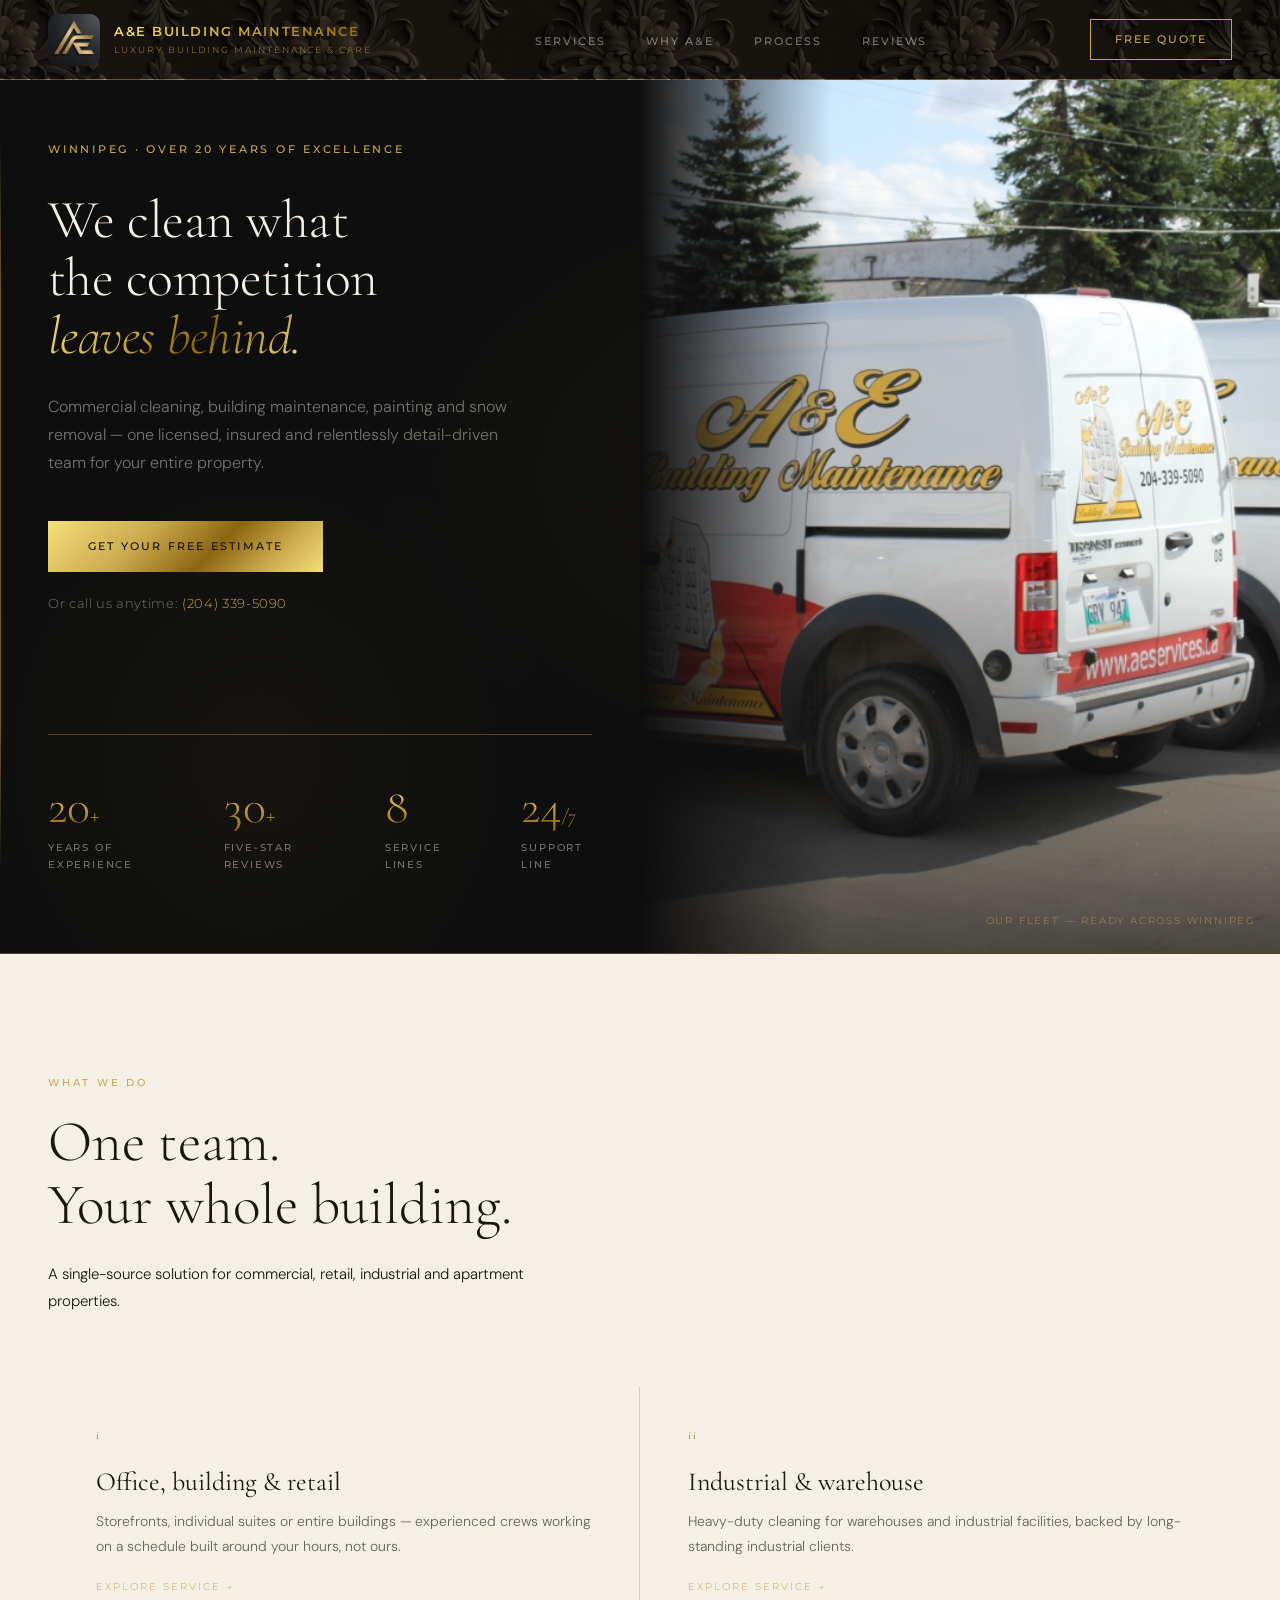
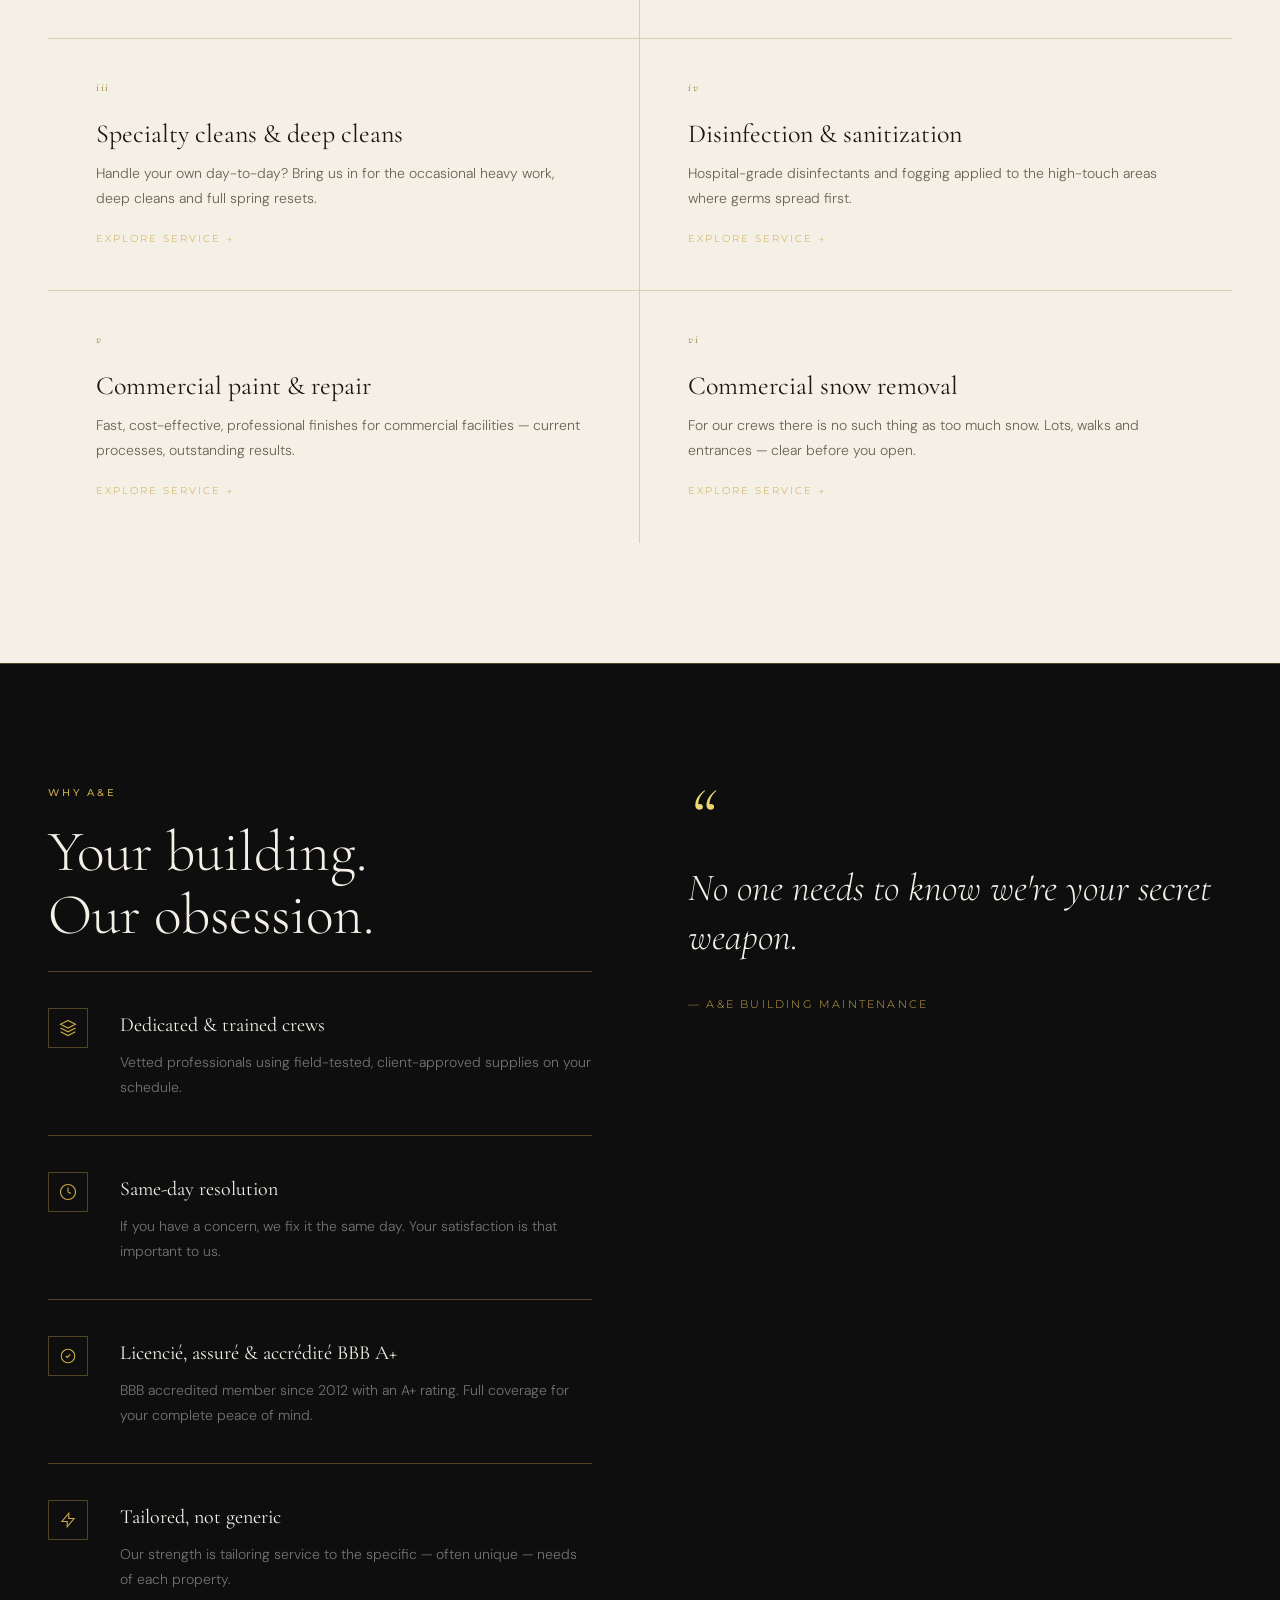
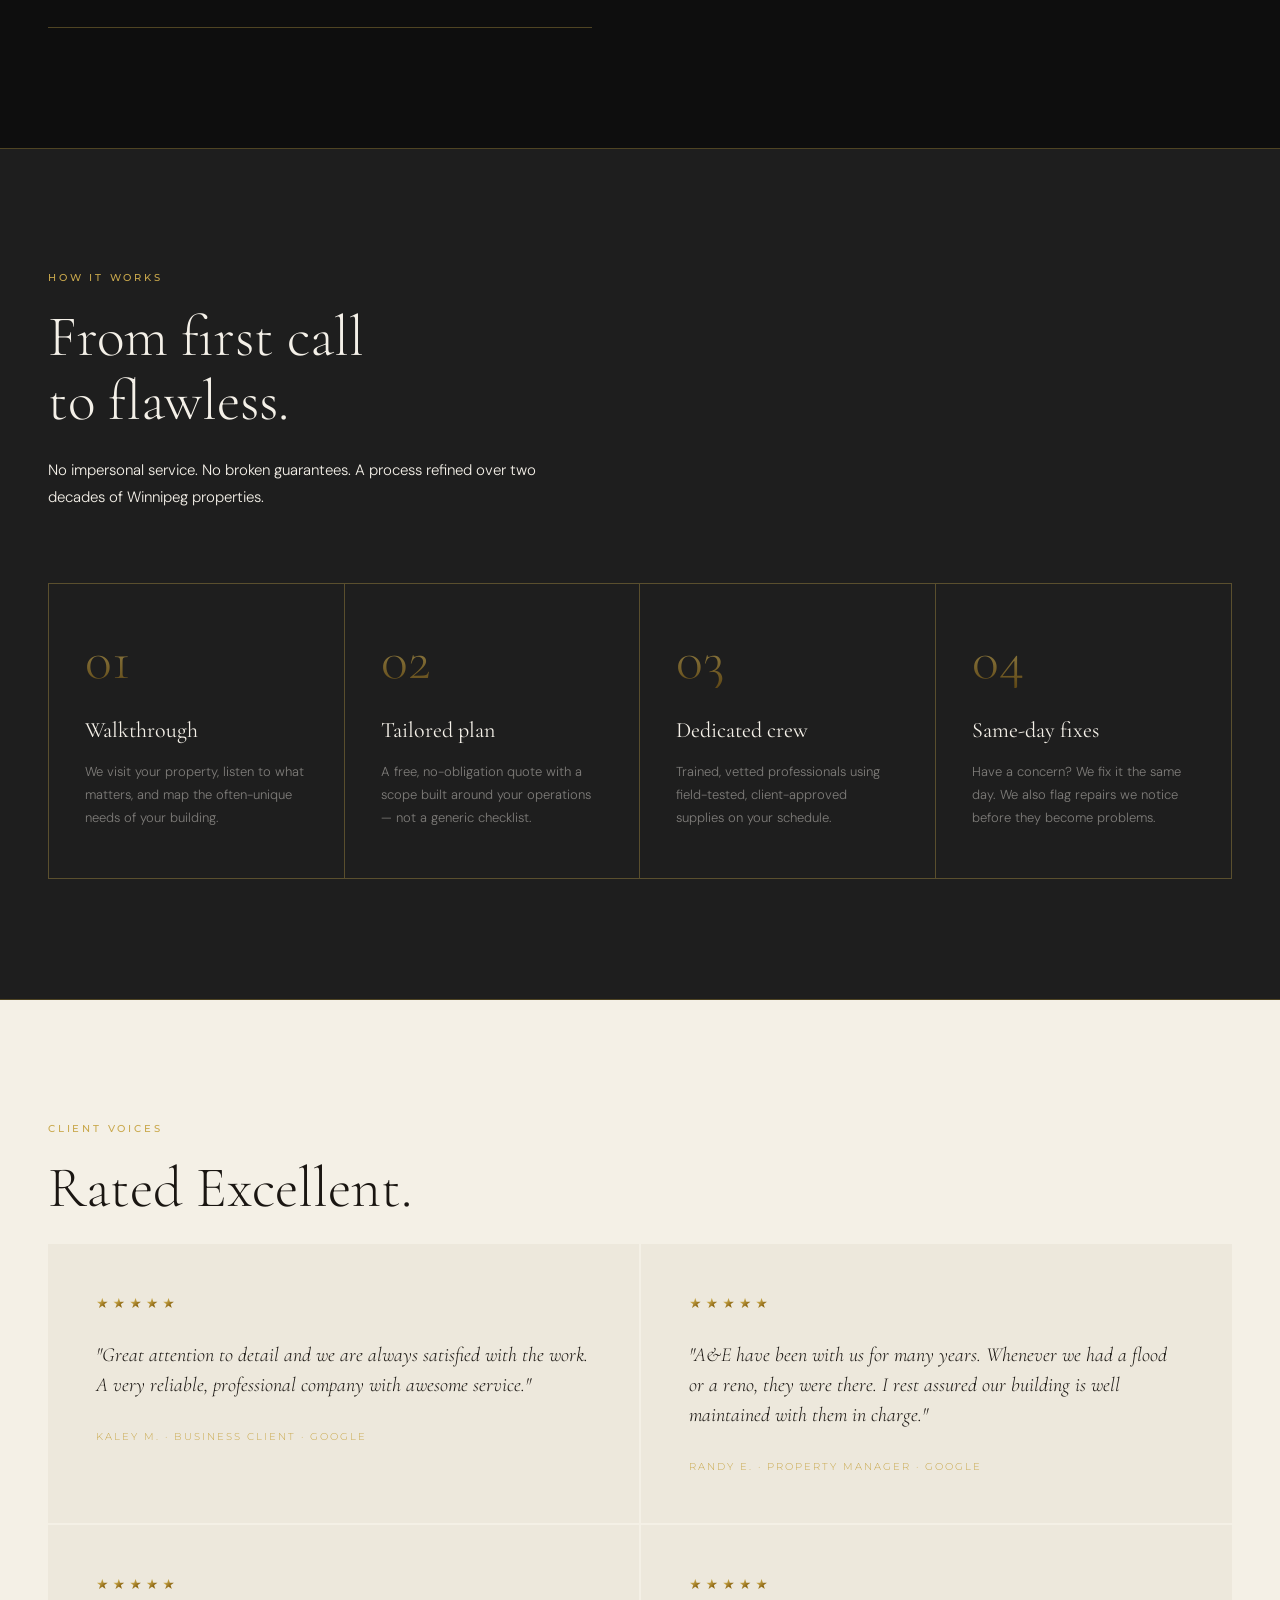
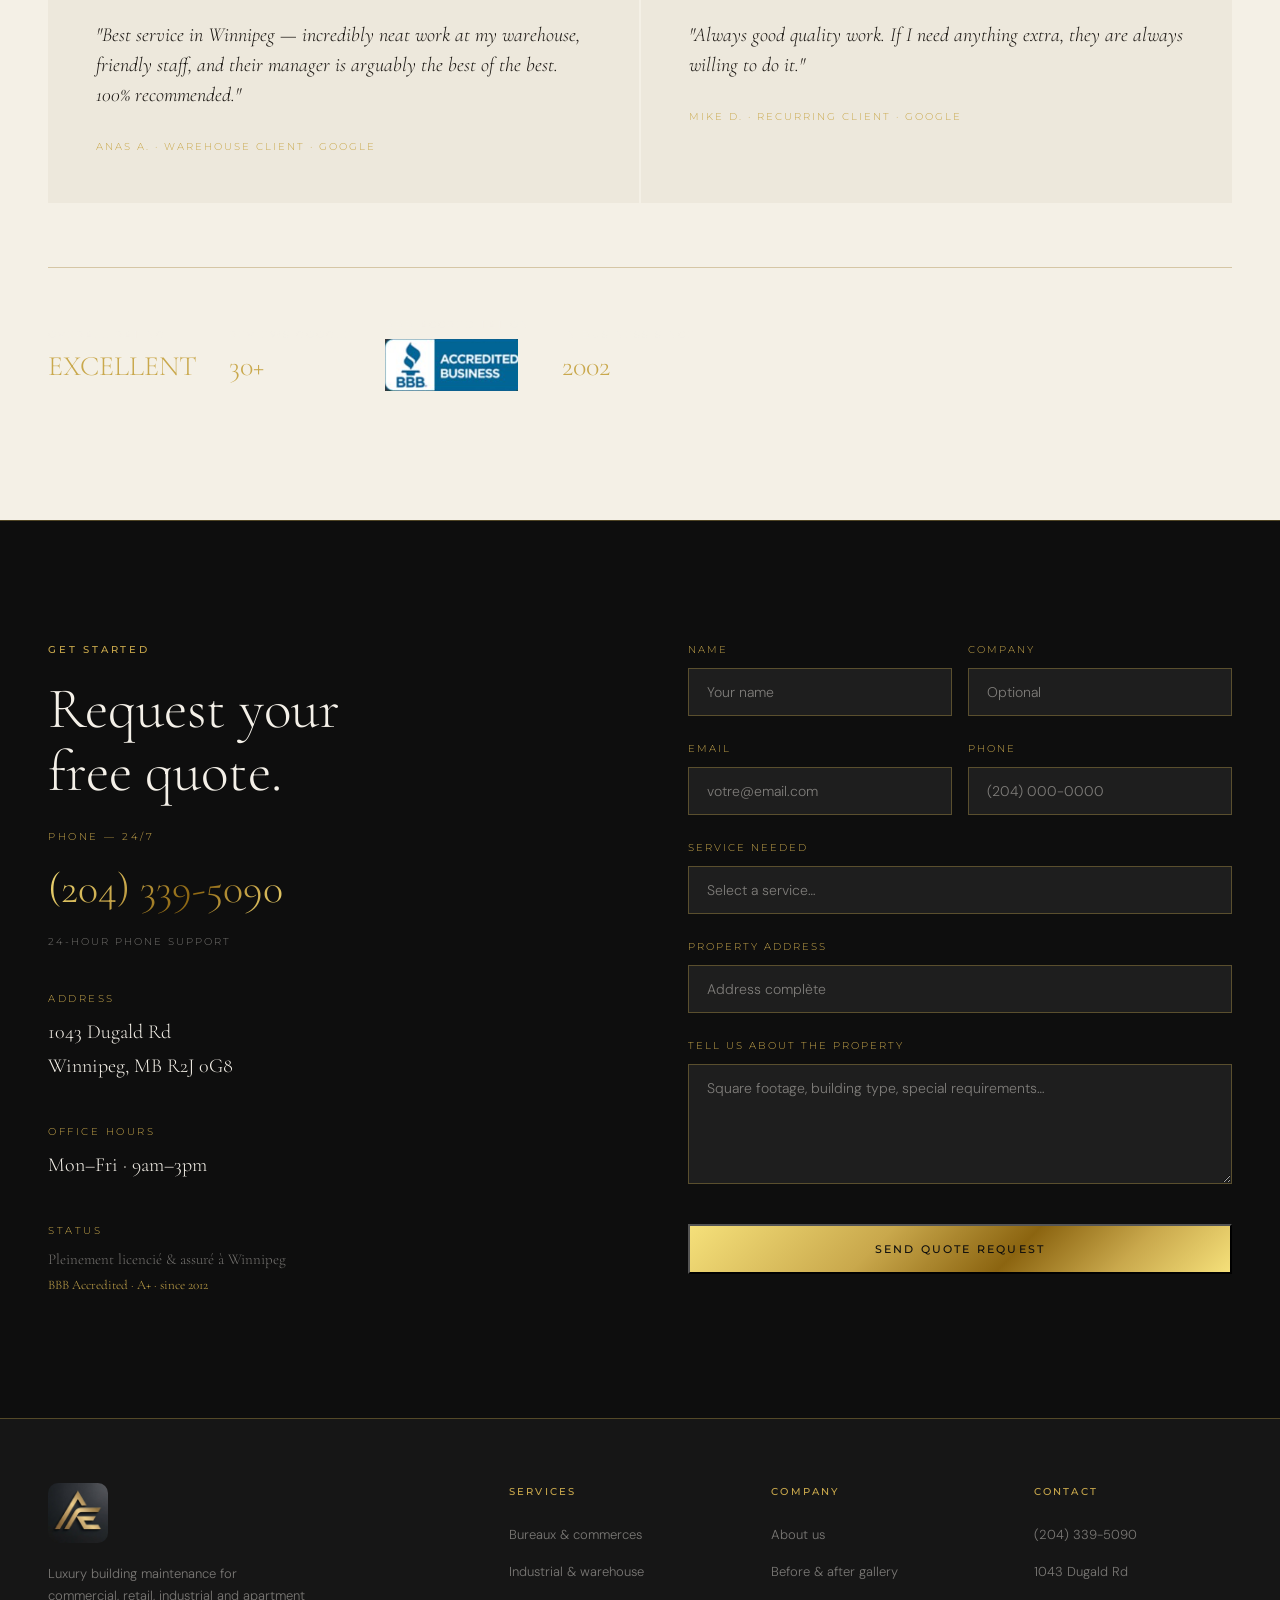
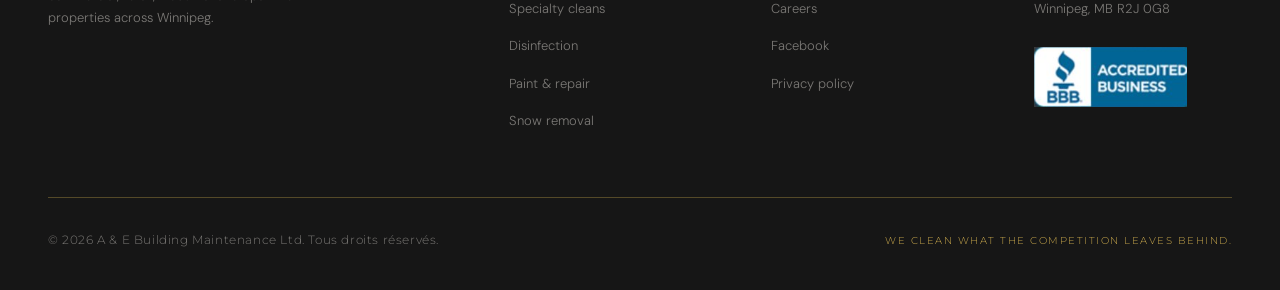
<file: index.html>
<!DOCTYPE html>
<html lang="en">
<head>
<meta charset="UTF-8">
<meta name="viewport" content="width=device-width, initial-scale=1.0">
<title>A&E Building Maintenance — Luxury Building Maintenance & Care</title>
<link rel="icon" type="image/png" href="https://mgamea.github.io/A-E/assets/favicon.png">
<link rel="apple-touch-icon" href="https://mgamea.github.io/A-E/assets/favicon.png">
<link rel="preconnect" href="https://fonts.googleapis.com">
<link rel="preconnect" href="https://fonts.gstatic.com" crossorigin>
<link href="https://fonts.googleapis.com/css2?family=Cormorant+Garamond:ital,wght@0,300;0,400;0,600;1,300;1,400&family=DM+Sans:wght@300;400;500&family=Montserrat:wght@400;500;600&display=swap" rel="stylesheet">
<style>
/* ─── TOKENS ─────────────────────────────────────── */
:root {
  --black:      #0E0E0E;
  --black-2:    #161616;
  --black-3:    #1E1E1E;
  --gold-hi:    #F5E07A;
  --gold-mid:   #C9A84C;
  --gold-deep:  #8B6410;
  --gold-dim:   rgba(201,168,76,0.18);
  --gold-line:  rgba(201,168,76,0.35);
  --white:      #F4F0E8;
  --muted:      rgba(244,240,232,0.45);
  --cream:      #F4F0E6;
  --cream-2:    #EDE8DC;
  --cream-text: #1A1612;
  --cream-muted:#6B6255;
  --font-disp:  'Cormorant Garamond', Georgia, serif;
  --font-body:  'DM Sans', system-ui, sans-serif;
  --font-util:  'Montserrat', sans-serif;
  --gold-grad:  linear-gradient(135deg, #F5E07A 0%, #C9A84C 35%, #8B6410 60%, #C9A84C 80%, #F5E07A 100%);
  --gold-grad-v:linear-gradient(180deg, #F5E07A 0%, #C9A84C 40%, #8B6410 100%);
}

/* ─── RESET ──────────────────────────────────────── */
*, *::before, *::after { box-sizing: border-box; margin: 0; padding: 0; }
html { scroll-behavior: smooth; }
body {
  background: var(--black);
  color: var(--white);
  font-family: var(--font-body);
  font-weight: 300;
  line-height: 1.7;
  -webkit-font-smoothing: antialiased;
}
img { display: block; max-width: 100%; }
a { color: inherit; text-decoration: none; }

/* ─── GOLD TEXT UTILITY ───────────────────────────── */
.gold {
  background: var(--gold-grad);
  -webkit-background-clip: text;
  -webkit-text-fill-color: transparent;
  background-clip: text;
}
.gold-solid { color: var(--gold-mid); }

/* ─── HAIRLINE ────────────────────────────────────── */
.hairline {
  border: none;
  border-top: 1px solid var(--gold-line);
  margin: 0;
}

/* ─── NAVBAR ─────────────────────────────────────── */
nav {
  position: fixed;
  top: 0; left: 0; right: 0;
  z-index: 100;
  display: flex;
  align-items: center;
  justify-content: space-between;
  padding: 0 48px;
  height: 80px;
  background-image: url('[data-uri]');
  background-size: 320px auto;
  background-repeat: repeat;
  background-position: center;
  border-bottom: 1px solid var(--gold-line);
  position: fixed;
}
nav::before {
  content: '';
  position: absolute;
  inset: 0;
  background: rgba(10,8,6,0.62);
  z-index: 0;
}
nav > * {
  position: relative;
  z-index: 1;
}
.nav-logo img {
  height: 58px;
  width: auto;
  object-fit: contain;
}
.nav-links {
  display: flex;
  gap: 40px;
  list-style: none;
}
.nav-links a {
  font-family: var(--font-util);
  font-size: 11px;
  font-weight: 500;
  letter-spacing: 0.18em;
  text-transform: uppercase;
  color: var(--muted);
  transition: color 0.25s;
}
.nav-links a:hover { color: var(--gold-mid); }
.nav-cta {
  font-family: var(--font-util);
  font-size: 11px;
  font-weight: 500;
  letter-spacing: 0.18em;
  text-transform: uppercase;
  padding: 10px 24px;
  border: 1px solid var(--gold-mid);
  color: var(--gold-mid);
  transition: all 0.3s;
}
.nav-cta:hover {
  background: var(--gold-mid);
  color: var(--black);
}
.nav-hamburger { display: none; cursor: pointer; }
.nav-hamburger span {
  display: block; width: 24px; height: 1px;
  background: var(--gold-mid); margin: 6px 0;
  transition: all 0.3s;
}

/* ─── HERO ───────────────────────────────────────── */
.hero {
  min-height: 100vh;
  display: flex;
  flex-direction: column;
  justify-content: center;
  padding: 0;
  position: relative;
  overflow: hidden;
}
.hero::before {
  content: '';
  position: absolute;
  top: 0; left: 0; right: 0; bottom: 0;
  background:
    radial-gradient(ellipse 60% 50% at 70% 50%, rgba(201,168,76,0.06) 0%, transparent 70%),
    radial-gradient(ellipse 40% 60% at 20% 80%, rgba(201,168,76,0.04) 0%, transparent 60%);
  pointer-events: none;
}
/* Signature vertical gold line */
.hero::after {
  content: '';
  position: absolute;
  left: 0;
  top: 140px;
  bottom: 80px;
  width: 1px;
  background: linear-gradient(180deg, transparent 0%, var(--gold-mid) 20%, var(--gold-mid) 80%, transparent 100%);
  opacity: 0.5;
}
.hero-layout {
  display: grid;
  grid-template-columns: 1fr 1fr;
  gap: 0;
  min-height: 100vh;
  align-items: stretch;
}
.hero-inner {
  max-width: 820px;
  padding-left: 48px;
  padding-right: 48px;
  display: flex;
  flex-direction: column;
  justify-content: center;
  padding-top: 140px;
  padding-bottom: 80px;
}
.hero-photo {
  position: relative;
  overflow: hidden;
  min-height: 500px;
}
.hero-photo img {
  transition: transform 6s ease;
}
.hero-photo:hover img {
  transform: scale(1.04);
}
.hero-photo::before {
  content: '';
  position: absolute;
  inset: 0;
  background: linear-gradient(90deg, var(--black) 0%, transparent 30%),
              linear-gradient(180deg, transparent 60%, rgba(14,14,14,0.7) 100%);
  z-index: 1;
  pointer-events: none;
}
.hero-photo-caption {
  position: absolute;
  bottom: 24px;
  right: 24px;
  font-family: var(--font-util);
  font-size: 10px;
  letter-spacing: 0.18em;
  text-transform: uppercase;
  color: rgba(201,168,76,0.7);
  z-index: 2;
}
.hero-phone {
  font-size: 13px;
  color: var(--muted);
  margin-top: 20px;
  margin-bottom: 40px;
  font-family: var(--font-util);
  letter-spacing: 0.05em;
}
.hero-eyebrow {
  font-family: var(--font-util);
  font-size: 11px;
  font-weight: 500;
  letter-spacing: 0.25em;
  text-transform: uppercase;
  color: var(--gold-mid);
  margin-bottom: 32px;
}
.hero h1 {
  font-family: var(--font-disp);
  font-size: clamp(40px, 4.2vw, 64px);
  font-weight: 300;
  line-height: 1.08;
  letter-spacing: -0.01em;
  margin-bottom: 28px;
}
.hero h1 em {
  font-style: italic;
  font-weight: 300;
}
.hero-sub {
  font-family: var(--font-body);
  font-size: 16px;
  font-weight: 300;
  color: var(--muted);
  max-width: 480px;
  margin-bottom: 44px;
  line-height: 1.75;
}
.hero-actions {
  display: flex;
  gap: 24px;
  align-items: center;
  flex-wrap: wrap;
}
.btn-primary {
  font-family: var(--font-util);
  font-size: 11px;
  font-weight: 500;
  letter-spacing: 0.2em;
  text-transform: uppercase;
  padding: 16px 40px;
  background: var(--gold-grad);
  color: var(--black);
  transition: opacity 0.3s;
  display: inline-block;
}
.btn-primary:hover { opacity: 0.85; }
.btn-ghost {
  font-family: var(--font-util);
  font-size: 11px;
  font-weight: 500;
  letter-spacing: 0.2em;
  text-transform: uppercase;
  padding: 16px 40px;
  border: 1px solid var(--gold-line);
  color: var(--gold-mid);
  transition: all 0.3s;
  display: inline-block;
}
.btn-ghost:hover { border-color: var(--gold-mid); background: var(--gold-dim); }
.hero-stats {
  display: flex;
  gap: 64px;
  margin-top: 80px;
  padding-top: 48px;
  border-top: 1px solid var(--gold-line);
}
.stat-num {
  font-family: var(--font-disp);
  font-size: 48px;
  font-weight: 300;
  line-height: 1;
  background: var(--gold-grad-v);
  -webkit-background-clip: text;
  -webkit-text-fill-color: transparent;
  background-clip: text;
}
.stat-label {
  font-family: var(--font-util);
  font-size: 10px;
  font-weight: 500;
  letter-spacing: 0.18em;
  text-transform: uppercase;
  color: var(--muted);
  margin-top: 8px;
}

/* ─── SECTION BASE ───────────────────────────────── */
section { padding: 120px 48px; }
.section-eyebrow {
  font-family: var(--font-util);
  font-size: 10px;
  font-weight: 500;
  letter-spacing: 0.28em;
  text-transform: uppercase;
  color: var(--gold-mid);
  margin-bottom: 20px;
}
.section-title {
  font-family: var(--font-disp);
  font-size: clamp(36px, 4.5vw, 64px);
  font-weight: 300;
  line-height: 1.1;
  margin-bottom: 24px;
  color: inherit;
}
.section-lead {
  font-size: 15px;
  color: inherit;
  opacity: 0.6;
  max-width: 520px;
  line-height: 1.8;
  margin-bottom: 72px;
}

/* ─── SERVICES ───────────────────────────────────── */
.services { background: var(--cream); color: var(--cream-text); }
.services-grid {
  display: grid;
  grid-template-columns: 1fr 1fr;
  gap: 0;
}
.service-item {
  padding: 40px 48px;
  border-bottom: 1px solid rgba(139,100,16,0.25);
  border-right: 1px solid rgba(139,100,16,0.25);
  transition: background 0.3s;
  position: relative;
  overflow: hidden;
  background: var(--cream);
  color: var(--cream-text);
}
.service-item:nth-child(even) { border-right: none; }
.service-item:nth-last-child(-n+2) { border-bottom: none; }
.service-item::before {
  content: '';
  position: absolute;
  inset: 0;
  background: rgba(201,168,76,0.08);
  opacity: 0;
  transition: opacity 0.3s;
}
.service-item:hover::before { opacity: 1; }
.service-num {
  font-family: var(--font-disp);
  font-size: 11px;
  font-weight: 400;
  letter-spacing: 0.15em;
  color: var(--gold-deep);
  margin-bottom: 20px;
  font-style: italic;
}
.service-name {
  font-family: var(--font-disp);
  font-size: 26px;
  font-weight: 400;
  line-height: 1.2;
  margin-bottom: 12px;
}
.service-desc {
  font-size: 14px;
  color: var(--cream-muted);
  line-height: 1.75;
}
.service-arrow {
  display: inline-block;
  margin-top: 20px;
  font-family: var(--font-util);
  font-size: 10px;
  letter-spacing: 0.2em;
  text-transform: uppercase;
  color: var(--gold-mid);
  position: relative;
}
.service-arrow::after {
  content: ' →';
}

/* ─── WHY ────────────────────────────────────────── */
.why { background: var(--black); }
.why-layout {
  display: grid;
  grid-template-columns: 1fr 1fr;
  gap: 96px;
  align-items: start;
}
.why-pillars { display: flex; flex-direction: column; gap: 0; }
.pillar {
  padding: 36px 0;
  border-bottom: 1px solid var(--gold-line);
  display: flex;
  gap: 32px;
  align-items: flex-start;
}
.pillar:first-child { border-top: 1px solid var(--gold-line); }
.pillar-icon {
  width: 40px; height: 40px;
  flex-shrink: 0;
  border: 1px solid var(--gold-line);
  display: flex; align-items: center; justify-content: center;
}
.pillar-icon svg { width: 18px; height: 18px; stroke: var(--gold-mid); fill: none; stroke-width: 1.5; }
.pillar-title {
  font-family: var(--font-disp);
  font-size: 20px;
  font-weight: 400;
  margin-bottom: 8px;
}
.pillar-text { font-size: 14px; color: var(--muted); line-height: 1.75; }
.why-quote {
  position: sticky;
  top: 120px;
}
.why-quote blockquote {
  font-family: var(--font-disp);
  font-size: clamp(28px, 3vw, 44px);
  font-weight: 300;
  font-style: italic;
  line-height: 1.3;
  color: var(--white);
  margin-bottom: 32px;
}
.why-quote blockquote::before {
  content: '\201C';
  display: block;
  font-size: 80px;
  line-height: 0.8;
  margin-bottom: 16px;
  background: var(--gold-grad);
  -webkit-background-clip: text;
  -webkit-text-fill-color: transparent;
  background-clip: text;
}
.why-sig {
  font-family: var(--font-util);
  font-size: 11px;
  letter-spacing: 0.2em;
  text-transform: uppercase;
  color: var(--gold-mid);
}

/* ─── PROCESS ────────────────────────────────────── */
.process { background: var(--black-3); }
.process-steps {
  display: grid;
  grid-template-columns: repeat(4, 1fr);
  gap: 0;
  border: 1px solid var(--gold-line);
}
.process-step {
  padding: 48px 36px;
  border-right: 1px solid var(--gold-line);
  position: relative;
}
.process-step:last-child { border-right: none; }
.process-step-num {
  font-family: var(--font-disp);
  font-size: 56px;
  font-weight: 300;
  line-height: 1;
  background: var(--gold-grad-v);
  -webkit-background-clip: text;
  -webkit-text-fill-color: transparent;
  background-clip: text;
  margin-bottom: 24px;
  opacity: 0.6;
}
.process-step-title {
  font-family: var(--font-disp);
  font-size: 22px;
  font-weight: 400;
  margin-bottom: 12px;
}
.process-step-text { font-size: 13px; color: var(--muted); line-height: 1.75; }

/* ─── REVIEWS ────────────────────────────────────── */
.reviews { background: var(--cream); color: var(--cream-text); }
.reviews-grid {
  display: grid;
  grid-template-columns: repeat(2, 1fr);
  gap: 2px;
}
.review-card {
  background: var(--cream-2);
  padding: 48px;
  position: relative;
  color: var(--cream-text);
}
.review-stars {
  display: flex; gap: 4px; margin-bottom: 24px;
}
.review-stars span {
  font-size: 14px;
  background: var(--gold-grad);
  -webkit-background-clip: text;
  -webkit-text-fill-color: transparent;
  background-clip: text;
}
.review-text {
  font-family: var(--font-disp);
  font-size: 20px;
  font-weight: 300;
  font-style: italic;
  line-height: 1.5;
  margin-bottom: 28px;
  color: var(--cream-text);
}
.review-author {
  font-family: var(--font-util);
  font-size: 10px;
  letter-spacing: 0.2em;
  text-transform: uppercase;
  color: var(--gold-mid);
}
.reviews-badge {
  margin-top: 64px;
  display: flex;
  align-items: center;
  gap: 32px;
  padding-top: 48px;
  border-top: 1px solid rgba(139,100,16,0.3);
}
.badge-label {
  font-family: var(--font-util);
  font-size: 10px;
  letter-spacing: 0.2em;
  text-transform: uppercase;
  color: var(--muted);
}
.badge-val {
  font-family: var(--font-disp);
  font-size: 28px;
  font-weight: 300;
  color: var(--gold-mid);
}

/* ─── CONTACT ────────────────────────────────────── */
.contact { background: var(--black); }
.contact-layout {
  display: grid;
  grid-template-columns: 1fr 1fr;
  gap: 96px;
  align-items: start;
}
.contact-info { display: flex; flex-direction: column; gap: 40px; }
.contact-item-label {
  font-family: var(--font-util);
  font-size: 10px;
  letter-spacing: 0.25em;
  text-transform: uppercase;
  color: var(--gold-mid);
  margin-bottom: 8px;
}
.contact-item-val {
  font-family: var(--font-disp);
  font-size: 20px;
  font-weight: 300;
}
.contact-phone {
  font-family: var(--font-disp);
  font-size: 42px;
  font-weight: 300;
  background: var(--gold-grad);
  -webkit-background-clip: text;
  -webkit-text-fill-color: transparent;
  background-clip: text;
  display: inline-block;
  margin-bottom: 8px;
}
.contact-phone-sub {
  font-family: var(--font-util);
  font-size: 10px;
  letter-spacing: 0.2em;
  text-transform: uppercase;
  color: var(--muted);
}
/* Form */
.form-group { margin-bottom: 24px; }
.form-group label {
  display: block;
  font-family: var(--font-util);
  font-size: 10px;
  letter-spacing: 0.2em;
  text-transform: uppercase;
  color: var(--gold-mid);
  margin-bottom: 10px;
}
.form-group input,
.form-group select,
.form-group textarea {
  width: 100%;
  background: var(--black-3);
  border: 1px solid var(--gold-line);
  color: var(--white);
  font-family: var(--font-body);
  font-size: 14px;
  font-weight: 300;
  padding: 14px 18px;
  outline: none;
  transition: border-color 0.25s;
  appearance: none;
}
.form-group input::placeholder,
.form-group textarea::placeholder { color: var(--muted); }
.form-group input:focus,
.form-group select:focus,
.form-group textarea:focus { border-color: var(--gold-mid); }
.form-group textarea { resize: vertical; min-height: 120px; }
.form-group select { cursor: pointer; color: var(--muted); }
.form-row { display: grid; grid-template-columns: 1fr 1fr; gap: 16px; }
.form-submit { width: 100%; margin-top: 8px; cursor: pointer; }

/* ─── FOOTER ─────────────────────────────────────── */
footer {
  background: var(--black-2);
  border-top: 1px solid var(--gold-line);
  padding: 64px 48px 40px;
}
.footer-grid {
  display: grid;
  grid-template-columns: 2fr 1fr 1fr 1fr;
  gap: 64px;
  margin-bottom: 64px;
}
.footer-logo img { height: 52px; margin-bottom: 20px; }
.footer-tagline {
  font-size: 13px;
  color: var(--muted);
  line-height: 1.7;
  max-width: 260px;
}
.footer-col-title {
  font-family: var(--font-util);
  font-size: 10px;
  font-weight: 500;
  letter-spacing: 0.22em;
  text-transform: uppercase;
  color: var(--gold-mid);
  margin-bottom: 20px;
}
.footer-links { list-style: none; display: flex; flex-direction: column; gap: 10px; }
.footer-links a {
  font-size: 13px;
  color: var(--muted);
  transition: color 0.2s;
}
.footer-links a:hover { color: var(--gold-mid); }
.footer-bottom {
  display: flex;
  justify-content: space-between;
  align-items: center;
  padding-top: 32px;
  border-top: 1px solid var(--gold-line);
}
.footer-copy {
  font-size: 12px;
  color: var(--muted);
  font-family: var(--font-util);
  letter-spacing: 0.05em;
}
.footer-bbb {
  font-family: var(--font-util);
  font-size: 10px;
  letter-spacing: 0.15em;
  text-transform: uppercase;
  color: var(--gold-mid);
}

/* ─── SCROLL REVEAL ──────────────────────────────── */
.reveal {
  opacity: 0;
  transform: translateY(28px);
  transition: opacity 0.7s ease, transform 0.7s ease;
}
.reveal.visible { opacity: 1; transform: none; }

/* ─── RESPONSIVE ─────────────────────────────────── */
@media (max-width: 900px) {
  nav { padding: 0 24px; }
  .nav-links { display: none; }
  .nav-hamburger { display: block; }
  section { padding: 80px 24px; }
  .hero { padding: 0; }
  .hero-layout { grid-template-columns: 1fr; }
  .hero-inner { padding: 100px 24px 48px; max-width: 100%; }
  .hero-photo { min-height: 300px; }
  .hero::after { left: 0; top: 100px; }
  .hero-stats { gap: 32px; flex-wrap: wrap; }
  .services-grid { grid-template-columns: 1fr; }
  .service-item { border-right: none !important; }
  .service-item:last-child { border-bottom: none; }
  .why-layout { grid-template-columns: 1fr; gap: 48px; }
  .why-quote { position: static; }
  .process-steps { grid-template-columns: 1fr 1fr; }
  .process-step:nth-child(2) { border-right: none; }
  .process-step:nth-child(3) { border-top: 1px solid var(--gold-line); }
  .reviews-grid { grid-template-columns: 1fr; }
  .contact-layout { grid-template-columns: 1fr; gap: 48px; }
  .footer-grid { grid-template-columns: 1fr 1fr; gap: 40px; }
  .footer-bottom { flex-direction: column; gap: 12px; text-align: center; }
}
@media (max-width: 540px) {
  .hero h1 { font-size: 42px; }
  .process-steps { grid-template-columns: 1fr; }
  .process-step { border-right: none !important; border-top: 1px solid var(--gold-line); }
  .process-step:first-child { border-top: none; }
  .footer-grid { grid-template-columns: 1fr; }
  .form-row { grid-template-columns: 1fr; }
}
@media (prefers-reduced-motion: reduce) {
  .reveal { opacity: 1; transform: none; transition: none; }
}
</style>
</head>
<body>

<!-- ═══════════════════════════════════════════════ NAV -->
<nav>
  <a class="nav-logo" href="#" style="display:flex;align-items:center;gap:14px;text-decoration:none;">
    <img src="[data-uri]" alt="A&E Building Maintenance" style="height:52px;width:52px;object-fit:cover;border-radius:10px;">
    <div style="display:flex;flex-direction:column;gap:7px;">
      <span style="font-family:'Montserrat',sans-serif;font-size:13px;font-weight:600;letter-spacing:0.12em;background:linear-gradient(135deg,#F5E07A,#C9A84C,#8B6410);-webkit-background-clip:text;-webkit-text-fill-color:transparent;background-clip:text;line-height:1;">A&amp;E BUILDING MAINTENANCE</span>
      <span style="font-family:'Montserrat',sans-serif;font-size:9px;font-weight:400;letter-spacing:0.22em;color:rgba(201,168,76,0.6);line-height:1;">LUXURY BUILDING MAINTENANCE &amp; CARE</span>
    </div>
  </a>
  <ul class="nav-links">
    <li><a href="#services">Services</a></li>
    <li><a href="#why">Why A&E</a></li>
    <li><a href="#process">Process</a></li>
    <li><a href="#reviews">Reviews</a></li>
  </ul>
  <a class="nav-cta" href="#contact">Free quote</a>
  <div class="nav-hamburger" aria-label="Menu">
    <span></span><span></span><span></span>
  </div>
</nav>

<!-- ═══════════════════════════════════════════════ HERO -->
<section class="hero" id="home">
  <div class="hero-layout">
    <div class="hero-inner">
      <p class="hero-eyebrow reveal">Winnipeg · Over 20 years of excellence</p>
      <h1 class="reveal">
        We clean what<br>
        the competition<br>
        <em class="gold">leaves behind.</em>
      </h1>
      <p class="hero-sub reveal">
        Commercial cleaning, building maintenance, painting and snow removal — 
        one licensed, insured and relentlessly detail-driven team for your entire property.
      </p>
      <div class="hero-actions reveal">
        <a class="btn-primary" href="#contact">Get your free estimate</a>
      </div>
      <p class="hero-phone reveal">Or call us anytime: <a href="tel:+12043395090" style="color:var(--gold-mid);text-decoration:none;">(204) 339-5090</a></p>
      <div class="hero-stats reveal">
        <div>
          <div class="stat-num">20<span style="font-size:0.5em">+</span></div>
          <div class="stat-label">Years of experience</div>
        </div>
        <div>
          <div class="stat-num">30<span style="font-size:0.5em">+</span></div>
          <div class="stat-label">Five-star reviews</div>
        </div>
        <div>
          <div class="stat-num">8</div>
          <div class="stat-label">Service lines</div>
        </div>
        <div>
          <div class="stat-num">24<span style="font-size:0.4em; font-style:italic">/7</span></div>
          <div class="stat-label">Support line</div>
        </div>
      </div>
    </div>
    <div class="hero-photo reveal">
      <img src="https://mgamea.github.io/A-E/assets/fleet.jpg" alt="A&E Building Maintenance fleet — Winnipeg" style="width:100%;height:100%;object-fit:cover;object-position:center;display:block;">
      <div class="hero-photo-caption">Our fleet — ready across Winnipeg</div>
    </div>
  </div>
</section>

<hr class="hairline">

<!-- ═══════════════════════════════════════════════ SERVICES -->
<section class="services" id="services">
  <p class="section-eyebrow reveal">What we do</p>
  <h2 class="section-title reveal">One team.<br>Your whole building.</h2>
  <p class="section-lead reveal">A single-source solution for commercial, retail, industrial and apartment properties.</p>

  <div class="services-grid">
    <div class="service-item reveal">
      <div class="service-num">i</div>
      <h3 class="service-name">Office, building & retail</h3>
      <p class="service-desc">Storefronts, individual suites or entire buildings — experienced crews working on a schedule built around your hours, not ours.</p>
      <span class="service-arrow gold-solid">Explore service</span>
    </div>
    <div class="service-item reveal">
      <div class="service-num">ii</div>
      <h3 class="service-name">Industrial & warehouse</h3>
      <p class="service-desc">Heavy-duty cleaning for warehouses and industrial facilities, backed by long-standing industrial clients.</p>
      <span class="service-arrow gold-solid">Explore service</span>
    </div>
    <div class="service-item reveal">
      <div class="service-num">iii</div>
      <h3 class="service-name">Specialty cleans & deep cleans</h3>
      <p class="service-desc">Handle your own day-to-day? Bring us in for the occasional heavy work, deep cleans and full spring resets.</p>
      <span class="service-arrow gold-solid">Explore service</span>
    </div>
    <div class="service-item reveal">
      <div class="service-num">iv</div>
      <h3 class="service-name">Disinfection & sanitization</h3>
      <p class="service-desc">Hospital-grade disinfectants and fogging applied to the high-touch areas where germs spread first.</p>
      <span class="service-arrow gold-solid">Explore service</span>
    </div>
    <div class="service-item reveal">
      <div class="service-num">v</div>
      <h3 class="service-name">Commercial paint & repair</h3>
      <p class="service-desc">Fast, cost-effective, professional finishes for commercial facilities — current processes, outstanding results.</p>
      <span class="service-arrow gold-solid">Explore service</span>
    </div>
    <div class="service-item reveal">
      <div class="service-num">vi</div>
      <h3 class="service-name">Commercial snow removal</h3>
      <p class="service-desc">For our crews there is no such thing as too much snow. Lots, walks and entrances — clear before you open.</p>
      <span class="service-arrow gold-solid">Explore service</span>
    </div>
  </div>
</section>

<hr class="hairline">

<!-- ═══════════════════════════════════════════════ WHY -->
<section class="why" id="why">
  <div class="why-layout">
    <div>
      <p class="section-eyebrow reveal">Why A&E</p>
      <h2 class="section-title reveal">Your building.<br>Our obsession.</h2>
      <div class="why-pillars reveal">
        <div class="pillar">
          <div class="pillar-icon">
            <svg viewBox="0 0 24 24"><path d="M12 2L2 7l10 5 10-5-10-5zM2 17l10 5 10-5M2 12l10 5 10-5"/></svg>
          </div>
          <div>
            <div class="pillar-title">Dedicated & trained crews</div>
            <p class="pillar-text">Vetted professionals using field-tested, client-approved supplies on your schedule.</p>
          </div>
        </div>
        <div class="pillar">
          <div class="pillar-icon">
            <svg viewBox="0 0 24 24"><circle cx="12" cy="12" r="10"/><path d="M12 6v6l4 2"/></svg>
          </div>
          <div>
            <div class="pillar-title">Same-day resolution</div>
            <p class="pillar-text">If you have a concern, we fix it the same day. Your satisfaction is that important to us.</p>
          </div>
        </div>
        <div class="pillar">
          <div class="pillar-icon">
            <svg viewBox="0 0 24 24"><path d="M9 12l2 2 4-4m6 2a9 9 0 11-18 0 9 9 0 0118 0z"/></svg>
          </div>
          <div>
            <div class="pillar-title">Licencié, assuré & accrédité BBB A+</div>
            <p class="pillar-text">BBB accredited member since 2012 with an A+ rating. Full coverage for your complete peace of mind.</p>
          </div>
        </div>
        <div class="pillar">
          <div class="pillar-icon">
            <svg viewBox="0 0 24 24"><path d="M13 10V3L4 14h7v7l9-11h-7z"/></svg>
          </div>
          <div>
            <div class="pillar-title">Tailored, not generic</div>
            <p class="pillar-text">Our strength is tailoring service to the specific — often unique — needs of each property.</p>
          </div>
        </div>
      </div>
    </div>
    <div class="why-quote reveal">
      <blockquote>
        No one needs to know we're your secret weapon.
      </blockquote>
      <p class="why-sig">— A&E Building Maintenance</p>
    </div>
  </div>
</section>

<hr class="hairline">

<!-- ═══════════════════════════════════════════════ PROCESS -->
<section class="process" id="process">
  <p class="section-eyebrow reveal">How it works</p>
  <h2 class="section-title reveal">From first call<br>to flawless.</h2>
  <p class="section-lead reveal">No impersonal service. No broken guarantees. A process refined over two decades of Winnipeg properties.</p>

  <div class="process-steps reveal">
    <div class="process-step">
      <div class="process-step-num">01</div>
      <h3 class="process-step-title">Walkthrough</h3>
      <p class="process-step-text">We visit your property, listen to what matters, and map the often-unique needs of your building.</p>
    </div>
    <div class="process-step">
      <div class="process-step-num">02</div>
      <h3 class="process-step-title">Tailored plan</h3>
      <p class="process-step-text">A free, no-obligation quote with a scope built around your operations — not a generic checklist.</p>
    </div>
    <div class="process-step">
      <div class="process-step-num">03</div>
      <h3 class="process-step-title">Dedicated crew</h3>
      <p class="process-step-text">Trained, vetted professionals using field-tested, client-approved supplies on your schedule.</p>
    </div>
    <div class="process-step">
      <div class="process-step-num">04</div>
      <h3 class="process-step-title">Same-day fixes</h3>
      <p class="process-step-text">Have a concern? We fix it the same day. We also flag repairs we notice before they become problems.</p>
    </div>
  </div>
</section>

<hr class="hairline">

<!-- ═══════════════════════════════════════════════ REVIEWS -->
<section class="reviews" id="reviews">
  <p class="section-eyebrow reveal">Client voices</p>
  <h2 class="section-title reveal">Rated Excellent.</h2>

  <div class="reviews-grid">
    <div class="review-card reveal">
      <div class="review-stars">
        <span>★</span><span>★</span><span>★</span><span>★</span><span>★</span>
      </div>
      <p class="review-text">"Great attention to detail and we are always satisfied with the work. A very reliable, professional company with awesome service."</p>
      <p class="review-author">Kaley M. · Business client · Google</p>
    </div>
    <div class="review-card reveal">
      <div class="review-stars">
        <span>★</span><span>★</span><span>★</span><span>★</span><span>★</span>
      </div>
      <p class="review-text">"A&E have been with us for many years. Whenever we had a flood or a reno, they were there. I rest assured our building is well maintained with them in charge."</p>
      <p class="review-author">Randy E. · Property manager · Google</p>
    </div>
    <div class="review-card reveal">
      <div class="review-stars">
        <span>★</span><span>★</span><span>★</span><span>★</span><span>★</span>
      </div>
      <p class="review-text">"Best service in Winnipeg — incredibly neat work at my warehouse, friendly staff, and their manager is arguably the best of the best. 100% recommended."</p>
      <p class="review-author">Anas A. · Warehouse client · Google</p>
    </div>
    <div class="review-card reveal">
      <div class="review-stars">
        <span>★</span><span>★</span><span>★</span><span>★</span><span>★</span>
      </div>
      <p class="review-text">"Always good quality work. If I need anything extra, they are always willing to do it."</p>
      <p class="review-author">Mike D. · Recurring client · Google</p>
    </div>
  </div>

  <div class="reviews-badge reveal">
    <div>
      <div class="badge-label">Overall rating</div>
      <div class="badge-val">EXCELLENT</div>
    </div>
    <div>
      <div class="badge-label">Reviews Google</div>
      <div class="badge-val">30+</div>
    </div>
    <div>
      <div class="badge-label">BBB accreditation</div>
      <a href="https://www.bbb.org/ca/mb/winnipeg/profile/janitor-service/a-e-building-maintenance-ltd-0057-25040" target="_blank" rel="noopener" title="BBB Accredited Business — A+ rating" style="display:inline-block;margin-top:6px;">
        <img src="https://mgamea.github.io/A-E/assets/bbb-seal.png" alt="BBB Accredited Business A+" style="height:52px;width:auto;display:block;" onerror="this.outerHTML='<div style=&quot;display:inline-flex;align-items:center;justify-content:center;background:#003f87;color:#fff;font-family:Arial,sans-serif;font-size:11px;font-weight:700;letter-spacing:0.05em;padding:6px 12px;gap:6px;border-radius:3px;&quot;><span style=&quot;font-size:18px;font-weight:900;line-height:1;&quot;>BBB</span><div><div style=&quot;font-size:8px;letter-spacing:0.1em;opacity:0.85;&quot;>ACCREDITED</div><div style=&quot;font-size:11px;&quot;>A+</div></div></div>'">
      </a>
    </div>
    <div>
      <div class="badge-label">In business since</div>
      <div class="badge-val">2002</div>
    </div>
  </div>
</section>

<hr class="hairline">

<!-- ═══════════════════════════════════════════════ CONTACT -->
<section class="contact" id="contact">
  <div class="contact-layout">
    <div>
      <p class="section-eyebrow reveal">Get started</p>
      <h2 class="section-title reveal">Request your<br>free quote.</h2>
      <div class="contact-info reveal">
        <div>
          <div class="contact-item-label">Phone — 24/7</div>
          <a class="contact-phone" href="tel:+12043395090">(204) 339-5090</a>
          <div class="contact-phone-sub">24-hour phone support</div>
        </div>
        <div>
          <div class="contact-item-label">Address</div>
          <div class="contact-item-val">1043 Dugald Rd<br>Winnipeg, MB R2J 0G8</div>
        </div>
        <div>
          <div class="contact-item-label">Office hours</div>
          <div class="contact-item-val">Mon–Fri · 9am–3pm</div>
        </div>
        <div>
          <div class="contact-item-label">Status</div>
          <div class="contact-item-val" style="font-size:15px; color:var(--muted);">Pleinement licencié & assuré à Winnipeg<br>
          <span class="gold-solid" style="font-size:13px;">BBB Accredited · A+ · since 2012</span></div>
        </div>
      </div>
    </div>

    <div class="reveal">
      <div class="form-row">
        <div class="form-group">
          <label for="name">Name</label>
          <input type="text" id="name" placeholder="Your name">
        </div>
        <div class="form-group">
          <label for="company">Company</label>
          <input type="text" id="company" placeholder="Optional">
        </div>
      </div>
      <div class="form-row">
        <div class="form-group">
          <label for="email">Email</label>
          <input type="email" id="email" placeholder="votre@email.com">
        </div>
        <div class="form-group">
          <label for="phone">Phone</label>
          <input type="tel" id="phone" placeholder="(204) 000-0000">
        </div>
      </div>
      <div class="form-group">
        <label for="service">Service needed</label>
        <select id="service">
          <option value="">Select a service…</option>
          <option>Office, building & retail</option>
          <option>Industrial & warehouse</option>
          <option>Specialty / deep clean</option>
          <option>Disinfection & sanitization</option>
          <option>Commercial paint & repair</option>
          <option>Commercial snow removal</option>
          <option>Multiple / not sure yet</option>
        </select>
      </div>
      <div class="form-group">
        <label for="address">Property address</label>
        <input type="text" id="address" placeholder="Address complète">
      </div>
      <div class="form-group">
        <label for="message">Tell us about the property</label>
        <textarea id="message" placeholder="Square footage, building type, special requirements…"></textarea>
      </div>
      <button class="btn-primary form-submit" id="form-btn" onclick="handleSubmit()">Send quote request</button>
      <div id="form-success" style="display:none; margin-top:20px; padding:18px 24px; border:1px solid var(--gold-line); font-family:var(--font-util); font-size:12px; letter-spacing:0.15em; text-transform:uppercase; color:var(--gold-mid);">&#10003; &nbsp;Request sent &mdash; we'll get back to you within 24 hours</div>
      <div id="form-error" style="display:none; margin-top:20px; padding:18px 24px; border:1px solid rgba(226,75,74,0.4); font-family:var(--font-util); font-size:12px; letter-spacing:0.15em; text-transform:uppercase; color:#E24B4A;">&#10005; &nbsp;Sending failed &mdash; please call us at (204) 339-5090</div>
    </div>
  </div>
</section>

<!-- ═══════════════════════════════════════════════ FOOTER -->
<footer>
  <div class="footer-grid">
    <div>
      <div class="footer-logo">
        <img src="[data-uri]" alt="A&E Building Maintenance" style="height:60px;width:60px;object-fit:cover;border-radius:10px;margin-bottom:20px;">
      </div>
      <p class="footer-tagline">Luxury building maintenance for commercial, retail, industrial and apartment properties across Winnipeg.</p>
    </div>
    <div>
      <div class="footer-col-title">Services</div>
      <ul class="footer-links">
        <li><a href="#">Bureaux & commerces</a></li>
        <li><a href="#">Industrial & warehouse</a></li>
        <li><a href="#">Specialty cleans</a></li>
        <li><a href="#">Disinfection</a></li>
        <li><a href="#">Paint & repair</a></li>
        <li><a href="#">Snow removal</a></li>
      </ul>
    </div>
    <div>
      <div class="footer-col-title">Company</div>
      <ul class="footer-links">
        <li><a href="https://aeservices.ca/about-us/">About us</a></li>
        <li><a href="https://aeservices.ca/beforeafter/">Before &amp; after gallery</a></li>
        <li><a href="https://aeservices.ca/job-application/">Careers</a></li>
        <li><a href="https://www.facebook.com/AEBuildingMaintenance">Facebook</a></li>
        <li><a href="https://aeservices.ca/privacy-policy/">Privacy policy</a></li>
      </ul>
    </div>
    <div>
      <div class="footer-col-title">Contact</div>
      <ul class="footer-links">
        <li><a href="tel:+12043395090" class="gold-solid">(204) 339-5090</a></li>
        <li><a href="#">1043 Dugald Rd</a></li>
        <li><a href="#">Winnipeg, MB R2J 0G8</a></li>
        <li style="margin-top:16px;">
          <a href="https://www.bbb.org/ca/mb/winnipeg/profile/janitor-service/a-e-building-maintenance-ltd-0057-25040" target="_blank" rel="noopener" title="BBB Accredited Business — A+ rating">
            <img src="https://mgamea.github.io/A-E/assets/bbb-seal.png" alt="BBB Accredited Business A+" style="height:60px;width:auto;display:block;" onerror="this.outerHTML='<div style=&quot;display:inline-flex;align-items:center;justify-content:center;background:#003f87;color:#fff;font-family:Arial,sans-serif;font-size:11px;font-weight:700;letter-spacing:0.05em;padding:8px 14px;gap:8px;border-radius:3px;&quot;><span style=&quot;font-size:22px;font-weight:900;line-height:1;&quot;>BBB</span><div><div style=&quot;font-size:9px;letter-spacing:0.1em;opacity:0.85;&quot;>ACCREDITED BUSINESS</div><div style=&quot;font-size:13px;letter-spacing:0.05em;&quot;>A+</div></div></div>'">
          </a>
        </li>
      </ul>
    </div>
  </div>
  <div class="footer-bottom">
    <p class="footer-copy">© 2026 A & E Building Maintenance Ltd. Tous droits réservés.</p>
    <span class="footer-bbb">We clean what the competition leaves behind.</span>
  </div>
</footer>

<script>
/* Scroll reveal */
const revealEls = document.querySelectorAll('.reveal');
const observer = new IntersectionObserver((entries) => {
  entries.forEach((e, i) => {
    if (e.isIntersecting) {
      setTimeout(() => e.target.classList.add('visible'), i * 120);
      observer.unobserve(e.target);
    }
  });
}, { threshold: 0.08 });
revealEls.forEach(el => observer.observe(el));

/* Hero reveals */
document.querySelectorAll('.hero .reveal').forEach((el, i) => {
  setTimeout(() => el.classList.add('visible'), 200 + i * 150);
});

/* Mobile hamburger */
const hamburger = document.querySelector('.nav-hamburger');
const navLinks = document.querySelector('.nav-links');
hamburger.addEventListener('click', () => {
  const open = navLinks.style.display === 'flex';
  navLinks.style.display = open ? 'none' : 'flex';
  navLinks.style.flexDirection = 'column';
  navLinks.style.position = 'absolute';
  navLinks.style.top = '80px';
  navLinks.style.left = '0';
  navLinks.style.right = '0';
  navLinks.style.background = 'rgba(14,14,14,0.97)';
  navLinks.style.padding = '24px 32px';
  navLinks.style.borderBottom = '1px solid rgba(201,168,76,0.3)';
  navLinks.style.gap = '20px';
});

/* Formspree handler */
async function handleSubmit() {
  const btn = document.getElementById('form-btn');
  const name = document.getElementById('name').value.trim();
  const email = document.getElementById('email').value.trim();
  const phone = document.getElementById('phone').value.trim();
  const service = document.getElementById('service').value;
  const address = document.getElementById('address').value.trim();
  const message = document.getElementById('message').value.trim();

  if (!name || !email || !phone) {
    alert('Please fill in at least your name, email and phone.');
    return;
  }

  btn.textContent = 'Sending…';
  btn.style.opacity = '0.6';
  btn.disabled = true;

  try {
    const res = await fetch('https://formspree.io/f/mnjyybar', {
      method: 'POST',
      headers: { 'Accept': 'application/json', 'Content-Type': 'application/json' },
      body: JSON.stringify({ name, email, phone, service, address, message })
    });
    if (res.ok) {
      document.getElementById('form-success').style.display = 'block';
      document.getElementById('form-error').style.display = 'none';
      btn.style.display = 'none';
      ['name','company','email','phone','address','message'].forEach(id => {
        const el = document.getElementById(id);
        if (el) el.value = '';
      });
      document.getElementById('service').selectedIndex = 0;
    } else {
      throw new Error('Formspree error');
    }
  } catch(err) {
    document.getElementById('form-error').style.display = 'block';
    btn.textContent = 'Send quote request';
    btn.style.opacity = '1';
    btn.disabled = false;
  }
}


</script>
</body>
</html>
</file>
